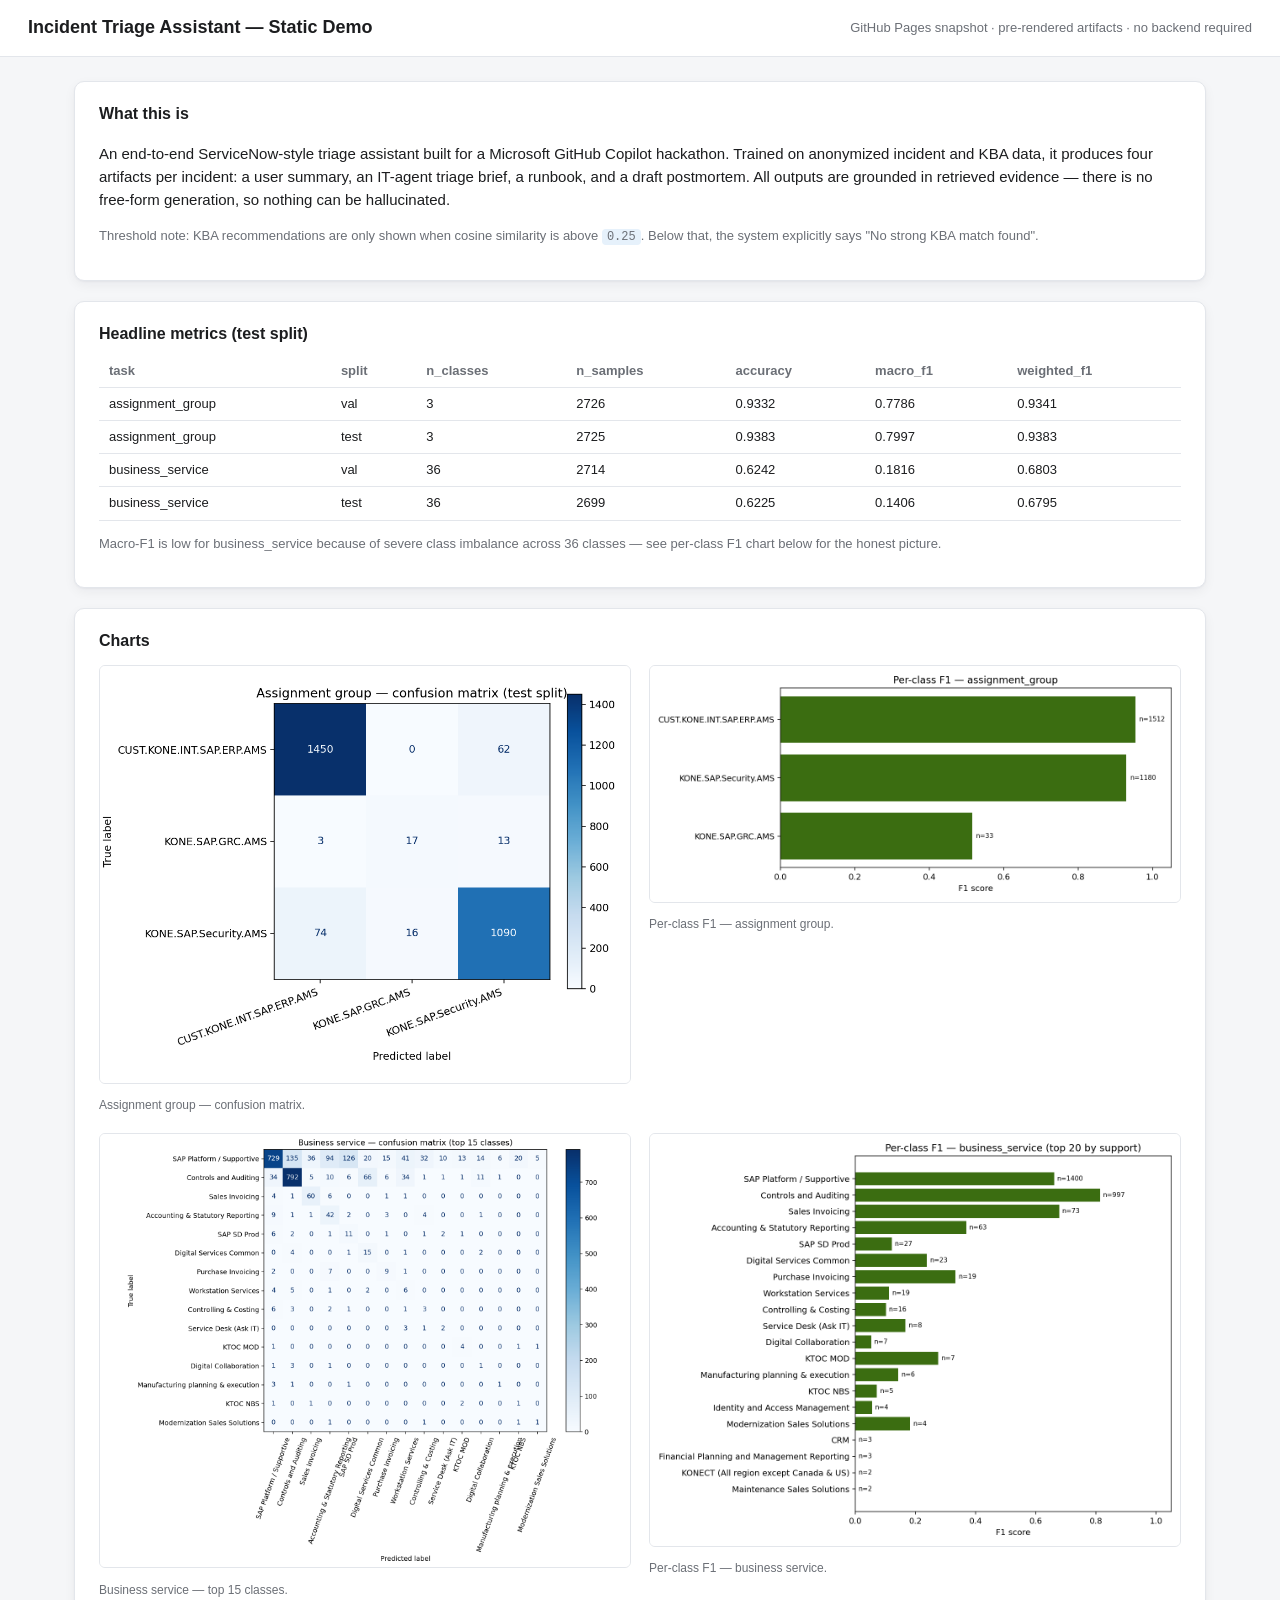
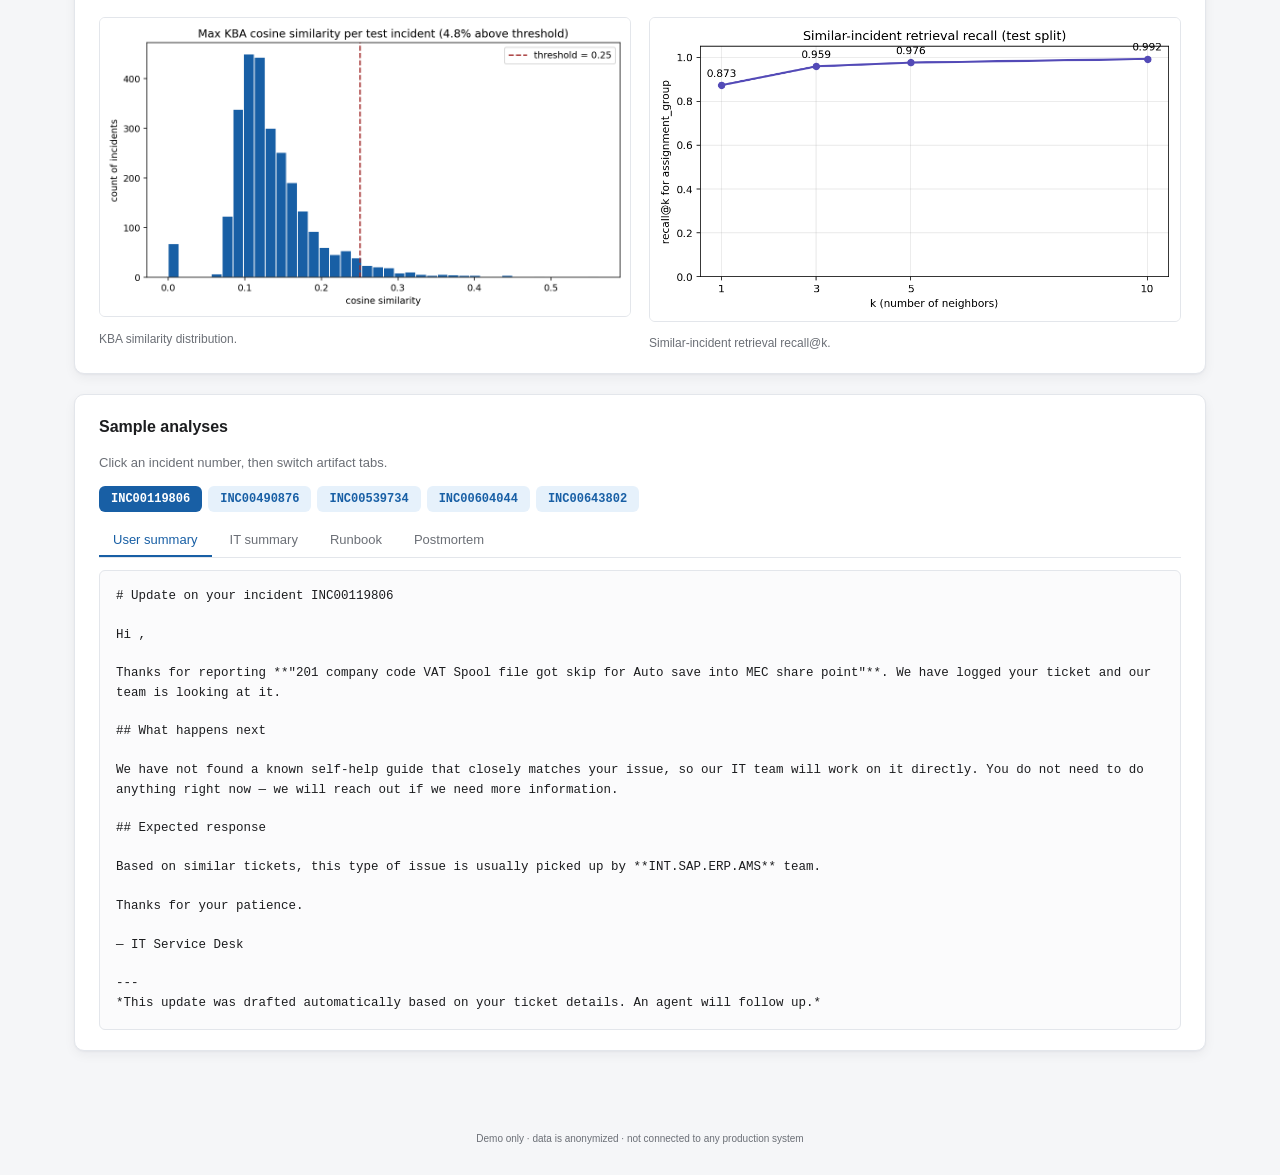
<file: docs/index.html>
<!DOCTYPE html>
<html lang="en">
<head>
<meta charset="utf-8">
<meta name="viewport" content="width=device-width, initial-scale=1">
<title>Incident Triage Assistant — Static Demo</title>
<style>
:root {
  --bg: #f5f6f8; --card: #fff; --text: #1c1d1f; --muted: #6b6f76;
  --border: #e3e6eb; --accent: #185fa5; --accent-soft: #e6f1fb;
  --warn-soft: #fceedf; --warn: #854f0b;
}
* { box-sizing: border-box; }
body { margin: 0; font-family: -apple-system, BlinkMacSystemFont, "Segoe UI", Roboto, sans-serif;
  background: var(--bg); color: var(--text); font-size: 15px; line-height: 1.55; }
header { background: var(--card); border-bottom: 1px solid var(--border); padding: 14px 28px;
  display: flex; align-items: center; justify-content: space-between; }
header h1 { margin: 0; font-size: 18px; font-weight: 600; }
.container { max-width: 1180px; margin: 24px auto 60px; padding: 0 24px; display: grid; gap: 20px; }
.card { background: var(--card); border: 1px solid var(--border); border-radius: 10px;
  padding: 20px 24px; box-shadow: 0 1px 2px rgba(20,25,40,0.04), 0 4px 12px rgba(20,25,40,0.05); }
.card h2 { margin: 0 0 8px; font-size: 16px; font-weight: 600; }
.muted { color: var(--muted); font-size: 13px; }
.charts-grid { display: grid; grid-template-columns: 1fr 1fr; gap: 18px; margin-top: 12px; }
.charts-grid figure { margin: 0; }
.charts-grid img { width: 100%; border-radius: 6px; border: 1px solid var(--border); }
.charts-grid figcaption { font-size: 12px; color: var(--muted); margin-top: 6px; }
.tabs { display: flex; gap: 4px; border-bottom: 1px solid var(--border); margin: 8px 0 12px;
  overflow-x: auto; }
.tab-btn { padding: 8px 14px; background: transparent; border: none; border-bottom: 2px solid transparent;
  cursor: pointer; font-size: 13px; font-weight: 500; color: var(--muted); white-space: nowrap; }
.tab-btn.active { color: var(--accent); border-bottom-color: var(--accent); }
.artifact { background: #fbfbfc; border: 1px solid var(--border); border-radius: 6px;
  padding: 16px; font-family: ui-monospace, SFMono-Regular, "SF Mono", Menlo, monospace;
  font-size: 12.5px; line-height: 1.55; white-space: pre-wrap; word-break: break-word;
  max-height: 540px; overflow-y: auto; margin: 0; }
.incident-tabs { display: flex; gap: 6px; margin-bottom: 12px; flex-wrap: wrap; }
.incident-tab { padding: 6px 12px; background: var(--accent-soft); color: var(--accent);
  border: none; border-radius: 6px; cursor: pointer; font-size: 12px;
  font-family: ui-monospace, SFMono-Regular, monospace; font-weight: 600; }
.incident-tab.active { background: var(--accent); color: #fff; }
table { border-collapse: collapse; width: 100%; font-size: 13px; }
th, td { padding: 6px 10px; border-bottom: 1px solid var(--border); text-align: left; }
th { font-weight: 600; color: var(--muted); }
code { font-family: ui-monospace, monospace; font-size: 12px; padding: 1px 5px;
  background: var(--accent-soft); border-radius: 4px; }
footer { text-align: center; padding: 18px 24px 28px; color: var(--muted); font-size: 12px; }
</style>
</head>
<body>
<header>
  <h1>Incident Triage Assistant — Static Demo</h1>
  <span class="muted">GitHub Pages snapshot · pre-rendered artifacts · no backend required</span>
</header>

<main class="container">

  <section class="card">
    <h2>What this is</h2>
    <p>An end-to-end ServiceNow-style triage assistant built for a Microsoft GitHub Copilot hackathon.
       Trained on anonymized incident and KBA data, it produces four artifacts per incident:
       a user summary, an IT-agent triage brief, a runbook, and a draft postmortem. All outputs are
       grounded in retrieved evidence — there is no free-form generation, so nothing can be hallucinated.</p>
    <p class="muted">Threshold note: KBA recommendations are only shown when cosine similarity is above <code>0.25</code>.
       Below that, the system explicitly says "No strong KBA match found".</p>
  </section>

  <section class="card">
    <h2>Headline metrics (test split)</h2>
    <table><thead><tr><th>task</th><th>split</th><th>n_classes</th><th>n_samples</th><th>accuracy</th><th>macro_f1</th><th>weighted_f1</th></tr></thead><tbody><tr><td>assignment_group</td><td>val</td><td>3</td><td>2726</td><td>0.9332</td><td>0.7786</td><td>0.9341</td></tr><tr><td>assignment_group</td><td>test</td><td>3</td><td>2725</td><td>0.9383</td><td>0.7997</td><td>0.9383</td></tr><tr><td>business_service</td><td>val</td><td>36</td><td>2714</td><td>0.6242</td><td>0.1816</td><td>0.6803</td></tr><tr><td>business_service</td><td>test</td><td>36</td><td>2699</td><td>0.6225</td><td>0.1406</td><td>0.6795</td></tr></tbody></table>
    <p class="muted">Macro-F1 is low for business_service because of severe class imbalance across 36 classes — see per-class F1 chart below for the honest picture.</p>
  </section>

  <section class="card">
    <h2>Charts</h2>
    <div class="charts-grid">
      <figure><img src="figures/confusion_matrix_ag.png" alt="Confusion matrix AG"><figcaption>Assignment group — confusion matrix.</figcaption></figure>
      <figure><img src="figures/per_class_f1_ag.png" alt="F1 AG"><figcaption>Per-class F1 — assignment group.</figcaption></figure>
      <figure><img src="figures/confusion_matrix_bs.png" alt="Confusion BS"><figcaption>Business service — top 15 classes.</figcaption></figure>
      <figure><img src="figures/per_class_f1_bs.png" alt="F1 BS"><figcaption>Per-class F1 — business service.</figcaption></figure>
      <figure><img src="figures/kba_similarity_dist.png" alt="KBA distribution"><figcaption>KBA similarity distribution.</figcaption></figure>
      <figure><img src="figures/retrieval_at_k.png" alt="Retrieval@k"><figcaption>Similar-incident retrieval recall@k.</figcaption></figure>
    </div>
  </section>

  <section class="card">
    <h2>Sample analyses</h2>
    <p class="muted">Click an incident number, then switch artifact tabs.</p>
    <div class="incident-tabs" id="incident-tabs"><button class="incident-tab" data-incident="INC00119806">INC00119806</button><button class="incident-tab" data-incident="INC00490876">INC00490876</button><button class="incident-tab" data-incident="INC00539734">INC00539734</button><button class="incident-tab" data-incident="INC00604044">INC00604044</button><button class="incident-tab" data-incident="INC00643802">INC00643802</button></div>
    <div class="tabs">
      <button class="tab-btn active" data-tab="user_summary">User summary</button>
      <button class="tab-btn" data-tab="it_summary">IT summary</button>
      <button class="tab-btn" data-tab="runbook">Runbook</button>
      <button class="tab-btn" data-tab="postmortem">Postmortem</button>
    </div>
    <pre class="artifact" id="artifact-body"></pre>
  </section>

</main>

<footer>
  <small>Demo only · data is anonymized · not connected to any production system</small>
</footer>

<script>
const SAMPLES = {"INC00119806": {"user_summary": "# Update on your incident INC00119806\n\nHi ,\n\nThanks for reporting **\"201 company code VAT Spool file got skip for Auto save into MEC share point\"**. We have logged your ticket and our team is looking at it.\n\n## What happens next\n\nWe have not found a known self-help guide that closely matches your issue, so our IT team will work on it directly. You do not need to do anything right now \u2014 we will reach out if we need more information.\n\n## Expected response\n\nBased on similar tickets, this type of issue is usually picked up by **INT.SAP.ERP.AMS** team.\n\nThanks for your patience.\n\n\u2014 IT Service Desk\n\n---\n*This update was drafted automatically based on your ticket details. An agent will follow up.*\n", "it_summary": "# Triage brief \u2014 INC00119806\n\n**Reported by:** \u2014\n**Priority:** 4 - Low\n**Created:** 2024-06-03 17:09:49\n\n## What was reported\n\n> 201 company code VAT Spool file got skip for Auto save into MEC share point\n\nHello Team,_x000D_\nWe have received skip for 201 company related to VAT job, can you please action on it. and confirm\n\n## Predicted routing\n\n| Field | Top prediction | Confidence | 2nd | 3rd |\n|---|---|---|---|---|\n| Assignment group | `CUST.KONE.INT.SAP.ERP.AMS` | 92% | `KONE.SAP.Security.AMS` (5%) | `KONE.SAP.GRC.AMS` (2%) |\n| Business service | `Accounting & Statutory Reporting` | 34% | `Digital Collaboration` (8%) | `SAP Platform / Supportive` (6%) |\n\n## Ranked root-cause hypotheses\n\nThese are derived from the close notes of historically similar incidents.\n\n**1. Solution provided** \u2014 similarity 0.37\n> _Spool file missing in MEC share point_ (INC00201314)\n> Close notes: The share point has been expired due to upload to share point is getting failed. Now, we have created a new share point app with the help of o365 team. Now, the upload file to share point is working as expected from t...\n\n**2. Resolved - Configuration Changed** \u2014 similarity 0.34\n> _Result Analysis file got saved in another company code folder in MEC share point_ (INC00584629)\n> Close notes: Hi aprajitha,_x000D_ _x000D_ We can update and configure the folders from RMJ for job execution, once the file is saved on Sharepoint you can move it to the required folder._x000D_ The changes will be reflected from t...\n\n**3. Solution provided** \u2014 similarity 0.34\n> _Spool got skip for YEC job AJAB for all units_ (INC00343529)\n> Close notes: The Issue has been resolved now. From the next run the spool will upload to SharePoint.\n\n**4. Solution provided** \u2014 similarity 0.33\n> _1KEJ incorrect spool file for all units_ (INC00024182)\n> Close notes: Hello Ansari,_x000D_ _x000D_ _x000D_ _x000D_ As requested, we have updated the Upload to SharePoint parameter to upload Spool2 for all the 1KEJ Jobs in Z04.\n\n**5. Solution provided** \u2014 similarity 0.30\n> _Skip alert received_ (INC00156174)\n> Close notes: Due to larger file size, the file is not uploaded to sharepoint\n\n\n## Possible resolution paths\n\nBased on the close codes of the 5 most similar past incidents:\n\n- **Solution provided** *(used in 4 of 5 matches)*\n- **Resolved - Configuration Changed** *(used in 1 of 5 matches)*\n\n## KBA references\n\n_No KBA scored above the 0.25 similarity threshold. Treat this as a non-routine case._\n\n---\n*Generated automatically. All hypotheses are evidence-grounded \u2014 verify before acting.*\n", "runbook": "# Runbook \u2014 INC00119806\n\n> **Scope:** Initial triage only. Escalate before performing any change that touches a production system.\n\n## 1. Acknowledge\n\n- [ ] Set ticket state to **In Progress** in your ITSM tool.\n- [ ] Add a brief comment on the ticket: *\"Picking this up, will revert with findings.\"*\n\n## 2. Reproduce / verify\n\n- [ ] Re-read the user's `short_description` and `description`.\n- [ ] If the issue is reproducible, capture: timestamp, user ID, transaction code, error message text, and a screenshot if user provided one.\n- [ ] **Do not** ask the user to re-run anything destructive. Read-only retries only.\n\n## 3. Check known causes (from similar incidents)\n\n- [ ] **Hypothesis 1** \u2014 *Solution provided*. Similar to INC00201314. Look for the symptoms described in:\n  > The share point has been expired due to upload to share point is getting failed. Now, we have created a new share point app with the help of o365 team. Now, the upload file to s...\n- [ ] **Hypothesis 2** \u2014 *Resolved - Configuration Changed*. Similar to INC00584629. Look for the symptoms described in:\n  > Hi aprajitha,_x000D_ _x000D_ We can update and configure the folders from RMJ for job execution, once the file is saved on Sharepoint you can move it to the required folder._x00...\n- [ ] **Hypothesis 3** \u2014 *Solution provided*. Similar to INC00343529. Look for the symptoms described in:\n  > The Issue has been resolved now. From the next run the spool will upload to SharePoint.\n\n## 4. Apply KBA if applicable\n\n- [ ] No KBA above the confidence threshold. Search the KB manually if needed.\n\n## 5. Safe diagnostics (no impact)\n\n- [ ] Check user authorizations / role assignments via SU01 (read-only).\n- [ ] Check transaction logs / system messages relevant to the reported transaction.\n- [ ] Confirm the user's client, system, and country code match the affected business service: `Accounting & Statutory Reporting`.\n\n## 6. Decision point\n\n- [ ] If hypothesis confirmed \u2192 apply standard fix and record close code.\n- [ ] If unclear \u2192 escalate to **CUST.KONE.INT.SAP.ERP.AMS** with all collected evidence.\n- [ ] If multiple users impacted \u2192 raise to a **major incident** review before any change.\n\n## 7. Close-out\n\n- [ ] Add resolution summary to `close_notes`.\n- [ ] Pick a `close_code` from the standard list (e.g. *Solution provided*, *Resolved by request*, *Workaround provided*).\n- [ ] Confirm with the user before closing.\n\n---\n*All steps above are intentionally generic and non-destructive. This runbook is a checklist, not an automation.*\n", "postmortem": "# Draft postmortem \u2014 INC00119806\n\n> **Status:** DRAFT \u2014 auto-generated from ticket data and historical neighbors. Owner must review and complete the `[BLANK]` sections before publishing.\n\n## Summary\n\n- **Incident:** INC00119806\n- **Reported:** 2024-06-03 17:09:49\n- **Resolved:** 2024-06-06 12:14:47\n- **Reporter:** \u2014\n- **Priority:** 4 - Low\n- **Predicted assignment group:** CUST.KONE.INT.SAP.ERP.AMS (92%)\n- **Predicted business service:** Accounting & Statutory Reporting (34%)\n\n## What happened\n\n> 201 company code VAT Spool file got skip for Auto save into MEC share point\n\nHello Team,_x000D_\nWe have received skip for 201 company related to VAT job, can you please action on it. and confirm\n\n## Impact\n\n- **Users affected:** [BLANK \u2014 one user / a team / a region / org-wide]\n- **Business service:** Accounting & Statutory Reporting\n- **Duration:** [BLANK \u2014 fill in from `sys_created_on` to `resolved_at`]\n\n## Likely root cause (evidence-based)\n\nThe closest historical incidents resolved with these close codes:\n\n- **Solution provided** (4/5 of similar tickets)\n- **Resolved - Configuration Changed** (1/5 of similar tickets)\n\nThe single most similar past incident, **INC00201314**, was resolved as:\n> The share point has been expired due to upload to share point is getting failed. Now, we have created a new share point app with the help of o365 team. Now, the upload file to share point is working as expected from the next run onwards the file will be getting uploaded to the...\n\n## Resolution\n\n[BLANK \u2014 describe the actual fix that was applied. Reference the close code chosen.]\n\n## Detection\n\n- **How was it noticed?** [BLANK \u2014 user report / monitoring alert / batch job failure]\n- **Time from start to detection:** [BLANK]\n\n## Timeline\n\n| Time | Event |\n|---|---|\n| 2024-06-03 17:09:49 | Incident reported |\n| 2024-06-06 12:14:47 | Incident resolved |\n| [BLANK] | [BLANK] |\n\n## Action items\n\n- [ ] [BLANK \u2014 preventative action]\n- [ ] [BLANK \u2014 monitoring / alerting improvement]\n- [ ] [BLANK \u2014 KBA update or creation]\n\n## Lessons learned\n\n[BLANK \u2014 short paragraph from the resolver.]\n\n---\n*Draft generated automatically. Sections marked `[BLANK]` need owner input before this postmortem is final.*\n"}, "INC00490876": {"user_summary": "# Update on your incident INC00490876\n\nHi ,\n\nThanks for reporting **\"KP0010395_Atrium palace-DLF-Hines_KTOC handshake through ZXCAMOS \"**. We have logged your ticket and our team is looking at it.\n\n## A few things you can try yourself\n\nWhile our team picks up the ticket, here are a couple of safe, non-destructive steps that have helped users with very similar issues in the past:\n\n**1. KTOC NBS - Handshake Issue** *(reference: KB00030203)*\n\n\n\n\n\nIf any of those resolves the problem, just reply on the ticket and we will close it for you.\n\n## Expected response\n\nBased on similar tickets, this type of issue is usually picked up by **INT.SAP.ERP.AMS** team.\n\nThanks for your patience.\n\n\u2014 IT Service Desk\n\n---\n*This update was drafted automatically based on your ticket details. An agent will follow up.*\n", "it_summary": "# Triage brief \u2014 INC00490876\n\n**Reported by:** \u2014\n**Priority:** 4 - Low\n**Created:** 2025-07-01 12:51:29\n\n## What was reported\n\n> KP0010395_Atrium palace-DLF-Hines_KTOC handshake through ZXCAMOS \n\n\n## Predicted routing\n\n| Field | Top prediction | Confidence | 2nd | 3rd |\n|---|---|---|---|---|\n| Assignment group | `CUST.KONE.INT.SAP.ERP.AMS` | 88% | `KONE.SAP.Security.AMS` (10%) | `KONE.SAP.GRC.AMS` (2%) |\n| Business service | `KTOC NBS` | 12% | `SAP Platform / Supportive` (9%) | `Accounting & Statutory Reporting` (9%) |\n\n## Ranked root-cause hypotheses\n\nThese are derived from the close notes of historically similar incidents.\n\n**1. Solution provided** \u2014 similarity 0.34\n> _In SAP uanble to use ZXCAMOS & ZXCAMOSCNF error appears_ (INC00523774)\n> Close notes: Issue is resolved as confirmed by user.\n\n**2. Resolved as Service Request** \u2014 similarity 0.31\n> _No clear issue or problem reported in the provided text._ (INC00576812)\n> Close notes: ???GRC???: 113122.\n\n**3. Resolved by request** \u2014 similarity 0.23\n> _Need access to SAP transactions ZV_BOM_DELETE ZXCAMOSCNF ZXCAMOS Z716_ (INC00522275)\n> Close notes: Your GRC request (109123) has been successfully created. Please note that the requested access will be granted once it is approved by the approvers at various stages of the approval workflow.\n\n**4. Resolved by caller** \u2014 similarity 0.19\n> _SAP T-0007940570 - V.5 SO 343807111 NW72976477 & 72976478 handshake failed_ (INC00454919)\n> Close notes: Closed by Caller\n\n**5. Workaround provided** \u2014 similarity 0.16\n> _handshake issue anslysis (350718570)_ (INC00131902)\n> Close notes: Closing this ticket as no response. Pls raise new ticket if issue persists\n\n\n## Possible resolution paths\n\nBased on the close codes of the 5 most similar past incidents:\n\n- **Solution provided** *(used in 1 of 5 matches)*\n- **Resolved as Service Request** *(used in 1 of 5 matches)*\n- **Resolved by request** *(used in 1 of 5 matches)*\n- **Resolved by caller** *(used in 1 of 5 matches)*\n- **Workaround provided** *(used in 1 of 5 matches)*\n\n## KBA references\n\n- **KB00030203** (0.55) \u2014 KTOC NBS - Handshake Issue\n\n---\n*Generated automatically. All hypotheses are evidence-grounded \u2014 verify before acting.*\n", "runbook": "# Runbook \u2014 INC00490876\n\n> **Scope:** Initial triage only. Escalate before performing any change that touches a production system.\n\n## 1. Acknowledge\n\n- [ ] Set ticket state to **In Progress** in your ITSM tool.\n- [ ] Add a brief comment on the ticket: *\"Picking this up, will revert with findings.\"*\n\n## 2. Reproduce / verify\n\n- [ ] Re-read the user's `short_description` and `description`.\n- [ ] If the issue is reproducible, capture: timestamp, user ID, transaction code, error message text, and a screenshot if user provided one.\n- [ ] **Do not** ask the user to re-run anything destructive. Read-only retries only.\n\n## 3. Check known causes (from similar incidents)\n\n- [ ] **Hypothesis 1** \u2014 *Solution provided*. Similar to INC00523774. Look for the symptoms described in:\n  > Issue is resolved as confirmed by user.\n- [ ] **Hypothesis 2** \u2014 *Resolved as Service Request*. Similar to INC00576812. Look for the symptoms described in:\n  > ???GRC???: 113122.\n- [ ] **Hypothesis 3** \u2014 *Resolved by request*. Similar to INC00522275. Look for the symptoms described in:\n  > Your GRC request (109123) has been successfully created. Please note that the requested access will be granted once it is approved by the approvers at various stages of the appr...\n\n## 4. Apply KBA if applicable\n\n- [ ] Review **KB00030203** \u2014 KTOC NBS - Handshake Issue.\n- [ ] Walk through the KBA steps in a non-production environment first if possible.\n\n## 5. Safe diagnostics (no impact)\n\n- [ ] Check user authorizations / role assignments via SU01 (read-only).\n- [ ] Check transaction logs / system messages relevant to the reported transaction.\n- [ ] Confirm the user's client, system, and country code match the affected business service: `KTOC NBS`.\n\n## 6. Decision point\n\n- [ ] If hypothesis confirmed \u2192 apply standard fix and record close code.\n- [ ] If unclear \u2192 escalate to **CUST.KONE.INT.SAP.ERP.AMS** with all collected evidence.\n- [ ] If multiple users impacted \u2192 raise to a **major incident** review before any change.\n\n## 7. Close-out\n\n- [ ] Add resolution summary to `close_notes`.\n- [ ] Pick a `close_code` from the standard list (e.g. *Solution provided*, *Resolved by request*, *Workaround provided*).\n- [ ] Confirm with the user before closing.\n\n---\n*All steps above are intentionally generic and non-destructive. This runbook is a checklist, not an automation.*\n", "postmortem": "# Draft postmortem \u2014 INC00490876\n\n> **Status:** DRAFT \u2014 auto-generated from ticket data and historical neighbors. Owner must review and complete the `[BLANK]` sections before publishing.\n\n## Summary\n\n- **Incident:** INC00490876\n- **Reported:** 2025-07-01 12:51:29\n- **Resolved:** 2025-07-11 15:10:51\n- **Reporter:** \u2014\n- **Priority:** 4 - Low\n- **Predicted assignment group:** CUST.KONE.INT.SAP.ERP.AMS (88%)\n- **Predicted business service:** KTOC NBS (12%)\n\n## What happened\n\n> KP0010395_Atrium palace-DLF-Hines_KTOC handshake through ZXCAMOS \n\nnan\n\n## Impact\n\n- **Users affected:** [BLANK \u2014 one user / a team / a region / org-wide]\n- **Business service:** KTOC NBS\n- **Duration:** [BLANK \u2014 fill in from `sys_created_on` to `resolved_at`]\n\n## Likely root cause (evidence-based)\n\nThe closest historical incidents resolved with these close codes:\n\n- **Solution provided** (1/5 of similar tickets)\n- **Resolved as Service Request** (1/5 of similar tickets)\n- **Resolved by request** (1/5 of similar tickets)\n- **Resolved by caller** (1/5 of similar tickets)\n- **Workaround provided** (1/5 of similar tickets)\n\nThe single most similar past incident, **INC00523774**, was resolved as:\n> Issue is resolved as confirmed by user.\n\n## Resolution\n\n[BLANK \u2014 describe the actual fix that was applied. Reference the close code chosen.]\n\n## Detection\n\n- **How was it noticed?** [BLANK \u2014 user report / monitoring alert / batch job failure]\n- **Time from start to detection:** [BLANK]\n\n## Timeline\n\n| Time | Event |\n|---|---|\n| 2025-07-01 12:51:29 | Incident reported |\n| 2025-07-11 15:10:51 | Incident resolved |\n| [BLANK] | [BLANK] |\n\n## Action items\n\n- [ ] [BLANK \u2014 preventative action]\n- [ ] [BLANK \u2014 monitoring / alerting improvement]\n- [ ] [BLANK \u2014 KBA update or creation]\n\n## Lessons learned\n\n[BLANK \u2014 short paragraph from the resolver.]\n\n---\n*Draft generated automatically. Sections marked `[BLANK]` need owner input before this postmortem is final.*\n"}, "INC00539734": {"user_summary": "# Update on your incident INC00539734\n\nHi ,\n\nThanks for reporting **\"Certaines de mes gestionnaires me remontent une probl\u00e9matique ponctuelle, \u00e0 savoir que les partenaires qui apparaissent sur les factures ne sont pas conformes \u00e0\"**. We have logged your ticket and our team is looking at it.\n\n## A few things you can try yourself\n\nWhile our team picks up the ticket, here are a couple of safe, non-destructive steps that have helped users with very similar issues in the past:\n\n**1. ECM - Comment changer la langue dans l'application de bureau ECM** *(reference: KB000A8238)*\n\nComment changer la langue dans l'application de bureau ECM\n\n> La langue par d\u00e9faut du client de bureau ECM (KONE M-Files) est l'anglais. Vous trouverez ci-dessous les \u00e9tapes pour changer la langue de l'application dans Desktop Application & Web. 1 . Comment changer la langue du logiciel et du coffre-fort dans l'application de bureau ECM ...\n\n\nIf any of those resolves the problem, just reply on the ticket and we will close it for you.\n\n## Expected response\n\nBased on similar tickets, this type of issue is usually picked up by **INT.SAP.ERP.AMS** team.\n\nThanks for your patience.\n\n\u2014 IT Service Desk\n\n---\n*This update was drafted automatically based on your ticket details. An agent will follow up.*\n", "it_summary": "# Triage brief \u2014 INC00539734\n\n**Reported by:** \u2014\n**Priority:** 4 - Low\n**Created:** 2025-09-01 18:50:54\n\n## What was reported\n\n> Certaines de mes gestionnaires me remontent une probl\u00e9matique ponctuelle, \u00e0 savoir que les partenaires qui apparaissent sur les factures ne sont pas conformes \u00e0\n\nCertaines de mes gestionnaires me remontent une probl\u00e9matique ponctuelle, \u00e0 savoir que les partenaires qui apparaissent sur les factures ne sont pas conformes \u00e0 SAP._x000D_\nPar exemple, dans les screens joints, on a sorti la facture 1 et 2 : RAS et lorsqu\u2019elle sort la facture 3 (je pr\u00e9cise que nous n\u2019avons pas touch\u00e9 \u00e0 SAP et encore moins aux partenaires). Le client factur\u00e9 ne sort pas \u00e0 la m\u00eame adresse et pourtant c\u2019est bien le m\u00eame num\u00e9ro client sur les 3 factures.\n\n## Predicted routing\n\n| Field | Top prediction | Confidence | 2nd | 3rd |\n|---|---|---|---|---|\n| Assignment group | `CUST.KONE.INT.SAP.ERP.AMS` | 64% | `KONE.SAP.Security.AMS` (33%) | `KONE.SAP.GRC.AMS` (3%) |\n| Business service | `SAP Platform / Supportive` | 14% | `Controlling & Costing` (9%) | `Controls and Auditing` (8%) |\n\n## Ranked root-cause hypotheses\n\nThese are derived from the close notes of historically similar incidents.\n\n**1. Resolved - Configuration Changed** \u2014 similarity 0.30\n> _SAP Soci\u00e9t\u00e9 399 Transaction VF04 trou dans le billing duelist_ (INC00663016)\n> Close notes: Issue : VF04 issue._x000D_ _x000D_ Analysis : Due to EFS CR changes there was issue. CR changes reverted and contracts data updated by false saving the contracts. LSMW used.\n\n**2. Solution provided** \u2014 similarity 0.27\n> _BUG sur la TVA FRB ESCALIERS_ (INC00160444)\n> Close notes: User manually changed Tax classification for material 8/8\n\n**3. Resolved by caller** \u2014 similarity 0.27\n> _Acompte NDB non reconnu_ (INC00479530)\n> Close notes: Hi,_x000D_ _x000D_ Thank you for confirmation, since no action is needed marking it closed._x000D_ _x000D_ Thank you!!\n\n**4. Resolved - Configuration Changed** \u2014 similarity 0.25\n> _LES INFORMATIONS DE LA COMMANDE(VA) VENANT DE KTOC PSR NE FONCTIONNE PAS_ (INC00646779)\n> Close notes: Issue : SAP PSR service order not updated._x000D_ _x000D_ Analysis : Issue fixed by manually updating order using Z_SD_R_U_SERVICE_UPDATE\n\n**5. Solution provided** \u2014 similarity 0.24\n> _terms and conditions to add to invoices_ (INC00532350)\n> Close notes: no need of adding the terms and conditions for BEL and KDL company code, user confirmed to close the ticket\n\n\n## Possible resolution paths\n\nBased on the close codes of the 5 most similar past incidents:\n\n- **Resolved - Configuration Changed** *(used in 2 of 5 matches)*\n- **Solution provided** *(used in 2 of 5 matches)*\n- **Resolved by caller** *(used in 1 of 5 matches)*\n\n## KBA references\n\n- **KB000A8238** (0.56) \u2014 ECM - Comment changer la langue dans l'application de bureau ECM\n\n---\n*Generated automatically. All hypotheses are evidence-grounded \u2014 verify before acting.*\n", "runbook": "# Runbook \u2014 INC00539734\n\n> **Scope:** Initial triage only. Escalate before performing any change that touches a production system.\n\n## 1. Acknowledge\n\n- [ ] Set ticket state to **In Progress** in your ITSM tool.\n- [ ] Add a brief comment on the ticket: *\"Picking this up, will revert with findings.\"*\n\n## 2. Reproduce / verify\n\n- [ ] Re-read the user's `short_description` and `description`.\n- [ ] If the issue is reproducible, capture: timestamp, user ID, transaction code, error message text, and a screenshot if user provided one.\n- [ ] **Do not** ask the user to re-run anything destructive. Read-only retries only.\n\n## 3. Check known causes (from similar incidents)\n\n- [ ] **Hypothesis 1** \u2014 *Resolved - Configuration Changed*. Similar to INC00663016. Look for the symptoms described in:\n  > Issue : VF04 issue._x000D_ _x000D_ Analysis : Due to EFS CR changes there was issue. CR changes reverted and contracts data updated by false saving the contracts. LSMW used.\n- [ ] **Hypothesis 2** \u2014 *Solution provided*. Similar to INC00160444. Look for the symptoms described in:\n  > User manually changed Tax classification for material 8/8\n- [ ] **Hypothesis 3** \u2014 *Resolved by caller*. Similar to INC00479530. Look for the symptoms described in:\n  > Hi,_x000D_ _x000D_ Thank you for confirmation, since no action is needed marking it closed._x000D_ _x000D_ Thank you!!\n\n## 4. Apply KBA if applicable\n\n- [ ] Review **KB000A8238** \u2014 ECM - Comment changer la langue dans l'application de bureau ECM.\n- [ ] Walk through the KBA steps in a non-production environment first if possible.\n\n## 5. Safe diagnostics (no impact)\n\n- [ ] Check user authorizations / role assignments via SU01 (read-only).\n- [ ] Check transaction logs / system messages relevant to the reported transaction.\n- [ ] Confirm the user's client, system, and country code match the affected business service: `SAP Platform / Supportive`.\n\n## 6. Decision point\n\n- [ ] If hypothesis confirmed \u2192 apply standard fix and record close code.\n- [ ] If unclear \u2192 escalate to **CUST.KONE.INT.SAP.ERP.AMS** with all collected evidence.\n- [ ] If multiple users impacted \u2192 raise to a **major incident** review before any change.\n\n## 7. Close-out\n\n- [ ] Add resolution summary to `close_notes`.\n- [ ] Pick a `close_code` from the standard list (e.g. *Solution provided*, *Resolved by request*, *Workaround provided*).\n- [ ] Confirm with the user before closing.\n\n---\n*All steps above are intentionally generic and non-destructive. This runbook is a checklist, not an automation.*\n", "postmortem": "# Draft postmortem \u2014 INC00539734\n\n> **Status:** DRAFT \u2014 auto-generated from ticket data and historical neighbors. Owner must review and complete the `[BLANK]` sections before publishing.\n\n## Summary\n\n- **Incident:** INC00539734\n- **Reported:** 2025-09-01 18:50:54\n- **Resolved:** 2025-09-17 08:53:11\n- **Reporter:** \u2014\n- **Priority:** 4 - Low\n- **Predicted assignment group:** CUST.KONE.INT.SAP.ERP.AMS (64%)\n- **Predicted business service:** SAP Platform / Supportive (14%)\n\n## What happened\n\n> Certaines de mes gestionnaires me remontent une probl\u00e9matique ponctuelle, \u00e0 savoir que les partenaires qui apparaissent sur les factures ne sont pas conformes \u00e0\n\nCertaines de mes gestionnaires me remontent une probl\u00e9matique ponctuelle, \u00e0 savoir que les partenaires qui apparaissent sur les factures ne sont pas conformes \u00e0 SAP._x000D_\nPar exemple, dans les screens joints, on a sorti la facture 1 et 2 : RAS et lorsqu\u2019elle sort la facture 3 (je pr\u00e9cise que nous n\u2019avons pas touch\u00e9 \u00e0 SAP et encore moins aux partenaires). Le client factur\u00e9 ne sort pas \u00e0 la m\u00eame adresse et pourtant c\u2019est bien le m\u00eame num\u00e9ro client sur les 3 factures.\n\n## Impact\n\n- **Users affected:** [BLANK \u2014 one user / a team / a region / org-wide]\n- **Business service:** SAP Platform / Supportive\n- **Duration:** [BLANK \u2014 fill in from `sys_created_on` to `resolved_at`]\n\n## Likely root cause (evidence-based)\n\nThe closest historical incidents resolved with these close codes:\n\n- **Resolved - Configuration Changed** (2/5 of similar tickets)\n- **Solution provided** (2/5 of similar tickets)\n- **Resolved by caller** (1/5 of similar tickets)\n\nThe single most similar past incident, **INC00663016**, was resolved as:\n> Issue : VF04 issue._x000D_ _x000D_ Analysis : Due to EFS CR changes there was issue. CR changes reverted and contracts data updated by false saving the contracts. LSMW used.\n\n## Resolution\n\n[BLANK \u2014 describe the actual fix that was applied. Reference the close code chosen.]\n\n## Detection\n\n- **How was it noticed?** [BLANK \u2014 user report / monitoring alert / batch job failure]\n- **Time from start to detection:** [BLANK]\n\n## Timeline\n\n| Time | Event |\n|---|---|\n| 2025-09-01 18:50:54 | Incident reported |\n| 2025-09-17 08:53:11 | Incident resolved |\n| [BLANK] | [BLANK] |\n\n## Action items\n\n- [ ] [BLANK \u2014 preventative action]\n- [ ] [BLANK \u2014 monitoring / alerting improvement]\n- [ ] [BLANK \u2014 KBA update or creation]\n\n## Lessons learned\n\n[BLANK \u2014 short paragraph from the resolver.]\n\n---\n*Draft generated automatically. Sections marked `[BLANK]` need owner input before this postmortem is final.*\n"}, "INC00604044": {"user_summary": "# Update on your incident INC00604044\n\nHi ,\n\nThanks for reporting **\"110??????????????????????\"**. We have logged your ticket and our team is looking at it.\n\n## What happens next\n\nWe have not found a known self-help guide that closely matches your issue, so our IT team will work on it directly. You do not need to do anything right now \u2014 we will reach out if we need more information.\n\n## Expected response\n\nBased on similar tickets, this type of issue is usually picked up by **INT.SAP.ERP.AMS** team.\n\nThanks for your patience.\n\n\u2014 IT Service Desk\n\n---\n*This update was drafted automatically based on your ticket details. An agent will follow up.*\n", "it_summary": "# Triage brief \u2014 INC00604044\n\n**Reported by:** \u2014\n**Priority:** 4 - Low\n**Created:** 2025-11-24 11:14:54\n\n## What was reported\n\n> 110??????????????????????\n\nSubject: SAP ?????\nEmail Body: \nHi Mark?_x000D_\n_x000D_\n???110???????????????_x000D_\n??????????_x000D_\n6850114_x000D_\n6850903_x000D_\n_x000D_\n_x000D_\n _x000D_\n_x000D_\n\n\n\n## Predicted routing\n\n| Field | Top prediction | Confidence | 2nd | 3rd |\n|---|---|---|---|---|\n| Assignment group | `CUST.KONE.INT.SAP.ERP.AMS` | 88% | `KONE.SAP.Security.AMS` (11%) | `KONE.SAP.GRC.AMS` (2%) |\n| Business service | `SAP Platform / Supportive` | 21% | `Workstation Services` (15%) | `Accounting & Statutory Reporting` (13%) |\n\n## Ranked root-cause hypotheses\n\nThese are derived from the close notes of historically similar incidents.\n\n**1. Solution provided** \u2014 similarity 0.57\n> _Hi mark, ??????????? 1137337095_ (INC00140035)\n> Close notes: Close it first.\n\n**2. Workaround provided** \u2014 similarity 0.57\n> _Hi mark? ???????????????? 54110142 1137367870 54110143 1137367872_ (INC00102730)\n> Close notes: Already done it.\n\n**3. Resolved as Service Request** \u2014 similarity 0.48\n> _????????????????????????????????_ (INC00604929)\n> Close notes: Resolved.\n\n**4. Solution provided** \u2014 similarity 0.48\n> _Hi Mark ??????? ??????Kone cancel 1137321387 54098589_ (INC00095262)\n> Close notes: Already done it.\n\n**5. Solution provided** \u2014 similarity 0.43\n> _???? ?????????????????,???_ (INC00289354)\n> Close notes: Issue(Question/Problem):?????????????????,???_x000D_ Root cause(Reason):order BOM????_x000D_ Solution (Workaround/Answer):??order BOM???MRP_x000D_ T-code(Program):CU51\n\n\n## Possible resolution paths\n\nBased on the close codes of the 5 most similar past incidents:\n\n- **Solution provided** *(used in 3 of 5 matches)*\n- **Workaround provided** *(used in 1 of 5 matches)*\n- **Resolved as Service Request** *(used in 1 of 5 matches)*\n\n## KBA references\n\n_No KBA scored above the 0.25 similarity threshold. Treat this as a non-routine case._\n\n---\n*Generated automatically. All hypotheses are evidence-grounded \u2014 verify before acting.*\n", "runbook": "# Runbook \u2014 INC00604044\n\n> **Scope:** Initial triage only. Escalate before performing any change that touches a production system.\n\n## 1. Acknowledge\n\n- [ ] Set ticket state to **In Progress** in your ITSM tool.\n- [ ] Add a brief comment on the ticket: *\"Picking this up, will revert with findings.\"*\n\n## 2. Reproduce / verify\n\n- [ ] Re-read the user's `short_description` and `description`.\n- [ ] If the issue is reproducible, capture: timestamp, user ID, transaction code, error message text, and a screenshot if user provided one.\n- [ ] **Do not** ask the user to re-run anything destructive. Read-only retries only.\n\n## 3. Check known causes (from similar incidents)\n\n- [ ] **Hypothesis 1** \u2014 *Solution provided*. Similar to INC00140035. Look for the symptoms described in:\n  > Close it first.\n- [ ] **Hypothesis 2** \u2014 *Workaround provided*. Similar to INC00102730. Look for the symptoms described in:\n  > Already done it.\n- [ ] **Hypothesis 3** \u2014 *Resolved as Service Request*. Similar to INC00604929. Look for the symptoms described in:\n  > Resolved.\n\n## 4. Apply KBA if applicable\n\n- [ ] No KBA above the confidence threshold. Search the KB manually if needed.\n\n## 5. Safe diagnostics (no impact)\n\n- [ ] Check user authorizations / role assignments via SU01 (read-only).\n- [ ] Check transaction logs / system messages relevant to the reported transaction.\n- [ ] Confirm the user's client, system, and country code match the affected business service: `SAP Platform / Supportive`.\n\n## 6. Decision point\n\n- [ ] If hypothesis confirmed \u2192 apply standard fix and record close code.\n- [ ] If unclear \u2192 escalate to **CUST.KONE.INT.SAP.ERP.AMS** with all collected evidence.\n- [ ] If multiple users impacted \u2192 raise to a **major incident** review before any change.\n\n## 7. Close-out\n\n- [ ] Add resolution summary to `close_notes`.\n- [ ] Pick a `close_code` from the standard list (e.g. *Solution provided*, *Resolved by request*, *Workaround provided*).\n- [ ] Confirm with the user before closing.\n\n---\n*All steps above are intentionally generic and non-destructive. This runbook is a checklist, not an automation.*\n", "postmortem": "# Draft postmortem \u2014 INC00604044\n\n> **Status:** DRAFT \u2014 auto-generated from ticket data and historical neighbors. Owner must review and complete the `[BLANK]` sections before publishing.\n\n## Summary\n\n- **Incident:** INC00604044\n- **Reported:** 2025-11-24 11:14:54\n- **Resolved:** 2025-11-28 15:08:42\n- **Reporter:** \u2014\n- **Priority:** 4 - Low\n- **Predicted assignment group:** CUST.KONE.INT.SAP.ERP.AMS (88%)\n- **Predicted business service:** SAP Platform / Supportive (21%)\n\n## What happened\n\n> 110??????????????????????\n\nSubject: SAP ?????\nEmail Body: \nHi Mark?_x000D_\n_x000D_\n???110???????????????_x000D_\n??????????_x000D_\n6850114_x000D_\n6850903_x000D_\n_x000D_\n_x000D_\n _x000D_\n_x000D_\n\n\n\n## Impact\n\n- **Users affected:** [BLANK \u2014 one user / a team / a region / org-wide]\n- **Business service:** SAP Platform / Supportive\n- **Duration:** [BLANK \u2014 fill in from `sys_created_on` to `resolved_at`]\n\n## Likely root cause (evidence-based)\n\nThe closest historical incidents resolved with these close codes:\n\n- **Solution provided** (3/5 of similar tickets)\n- **Workaround provided** (1/5 of similar tickets)\n- **Resolved as Service Request** (1/5 of similar tickets)\n\nThe single most similar past incident, **INC00140035**, was resolved as:\n> Close it first.\n\n## Resolution\n\n[BLANK \u2014 describe the actual fix that was applied. Reference the close code chosen.]\n\n## Detection\n\n- **How was it noticed?** [BLANK \u2014 user report / monitoring alert / batch job failure]\n- **Time from start to detection:** [BLANK]\n\n## Timeline\n\n| Time | Event |\n|---|---|\n| 2025-11-24 11:14:54 | Incident reported |\n| 2025-11-28 15:08:42 | Incident resolved |\n| [BLANK] | [BLANK] |\n\n## Action items\n\n- [ ] [BLANK \u2014 preventative action]\n- [ ] [BLANK \u2014 monitoring / alerting improvement]\n- [ ] [BLANK \u2014 KBA update or creation]\n\n## Lessons learned\n\n[BLANK \u2014 short paragraph from the resolver.]\n\n---\n*Draft generated automatically. Sections marked `[BLANK]` need owner input before this postmortem is final.*\n"}, "INC00643802": {"user_summary": "# Update on your incident INC00643802\n\nHi ,\n\nThanks for reporting **\"??PO????????????????????????\"**. We have logged your ticket and our team is looking at it.\n\n## What happens next\n\nWe have not found a known self-help guide that closely matches your issue, so our IT team will work on it directly. You do not need to do anything right now \u2014 we will reach out if we need more information.\n\n## Expected response\n\nBased on similar tickets, this type of issue is usually picked up by **INT.SAP.ERP.AMS** team.\n\nThanks for your patience.\n\n\u2014 IT Service Desk\n\n---\n*This update was drafted automatically based on your ticket details. An agent will follow up.*\n", "it_summary": "# Triage brief \u2014 INC00643802\n\n**Reported by:** \u2014\n**Priority:** 4 - Low\n**Created:** 2026-01-20 09:00:48\n\n## What was reported\n\n> ??PO????????????????????????\n\nSubject: ??PO??????\nEmail Body: \n\n\n\n## Predicted routing\n\n| Field | Top prediction | Confidence | 2nd | 3rd |\n|---|---|---|---|---|\n| Assignment group | `CUST.KONE.INT.SAP.ERP.AMS` | 88% | `KONE.SAP.Security.AMS` (10%) | `KONE.SAP.GRC.AMS` (2%) |\n| Business service | `SAP Platform / Supportive` | 24% | `Accounting & Statutory Reporting` (11%) | `Workstation Services` (10%) |\n\n## Ranked root-cause hypotheses\n\nThese are derived from the close notes of historically similar incidents.\n\n**1. Resolved - Training/Guidance Provided** \u2014 similarity 0.80\n> _?????????????????_ (INC00613311)\n> Close notes: Issue(Question/Problem):?????????????????_x000D_ Root cause(Reason):???????????PO\n\n**2. Resolved - Training/Guidance Provided** \u2014 similarity 0.62\n> _PO generation and conversion capability confirmed. (14 characters)_ (INC00633493)\n> Close notes: Issue(Question/Problem): ???????????PO,?????????????PO,???_x000D_ Root cause(Reason):PR??????_x000D_ Solution (Workaround/Answer):?PR???????MRP_x000D_ T-code(Program):ME52N\n\n**3. Resolved - Training/Guidance Provided** \u2014 similarity 0.52\n> _SAP Z04 PO????????????????_ (INC00613412)\n> Close notes: SAP Z04 system was restarted completely on 3rd Dec. due to restart system was slow. next runs are fine and improving.\n\n**4. Solution provided** \u2014 similarity 0.51\n> _PO??????_ (INC00378268)\n> Close notes: Issue(Question/Problem):PO??????_x000D_ Root cause(Reason):???????????????????_x000D_\n\n**5. Resolved by change** \u2014 similarity 0.51\n> _PO ?????_ (INC00104665)\n> Close notes: track via CHG00001827\n\n\n## Possible resolution paths\n\nBased on the close codes of the 5 most similar past incidents:\n\n- **Resolved - Training/Guidance Provided** *(used in 3 of 5 matches)*\n- **Solution provided** *(used in 1 of 5 matches)*\n- **Resolved by change** *(used in 1 of 5 matches)*\n\n## KBA references\n\n_No KBA scored above the 0.25 similarity threshold. Treat this as a non-routine case._\n\n---\n*Generated automatically. All hypotheses are evidence-grounded \u2014 verify before acting.*\n", "runbook": "# Runbook \u2014 INC00643802\n\n> **Scope:** Initial triage only. Escalate before performing any change that touches a production system.\n\n## 1. Acknowledge\n\n- [ ] Set ticket state to **In Progress** in your ITSM tool.\n- [ ] Add a brief comment on the ticket: *\"Picking this up, will revert with findings.\"*\n\n## 2. Reproduce / verify\n\n- [ ] Re-read the user's `short_description` and `description`.\n- [ ] If the issue is reproducible, capture: timestamp, user ID, transaction code, error message text, and a screenshot if user provided one.\n- [ ] **Do not** ask the user to re-run anything destructive. Read-only retries only.\n\n## 3. Check known causes (from similar incidents)\n\n- [ ] **Hypothesis 1** \u2014 *Resolved - Training/Guidance Provided*. Similar to INC00613311. Look for the symptoms described in:\n  > Issue(Question/Problem):?????????????????_x000D_ Root cause(Reason):???????????PO\n- [ ] **Hypothesis 2** \u2014 *Resolved - Training/Guidance Provided*. Similar to INC00633493. Look for the symptoms described in:\n  > Issue(Question/Problem): ???????????PO,?????????????PO,???_x000D_ Root cause(Reason):PR??????_x000D_ Solution (Workaround/Answer):?PR???????MRP_x000D_ T-code(Program):ME52N\n- [ ] **Hypothesis 3** \u2014 *Resolved - Training/Guidance Provided*. Similar to INC00613412. Look for the symptoms described in:\n  > SAP Z04 system was restarted completely on 3rd Dec. due to restart system was slow. next runs are fine and improving.\n\n## 4. Apply KBA if applicable\n\n- [ ] No KBA above the confidence threshold. Search the KB manually if needed.\n\n## 5. Safe diagnostics (no impact)\n\n- [ ] Check user authorizations / role assignments via SU01 (read-only).\n- [ ] Check transaction logs / system messages relevant to the reported transaction.\n- [ ] Confirm the user's client, system, and country code match the affected business service: `SAP Platform / Supportive`.\n\n## 6. Decision point\n\n- [ ] If hypothesis confirmed \u2192 apply standard fix and record close code.\n- [ ] If unclear \u2192 escalate to **CUST.KONE.INT.SAP.ERP.AMS** with all collected evidence.\n- [ ] If multiple users impacted \u2192 raise to a **major incident** review before any change.\n\n## 7. Close-out\n\n- [ ] Add resolution summary to `close_notes`.\n- [ ] Pick a `close_code` from the standard list (e.g. *Solution provided*, *Resolved by request*, *Workaround provided*).\n- [ ] Confirm with the user before closing.\n\n---\n*All steps above are intentionally generic and non-destructive. This runbook is a checklist, not an automation.*\n", "postmortem": "# Draft postmortem \u2014 INC00643802\n\n> **Status:** DRAFT \u2014 auto-generated from ticket data and historical neighbors. Owner must review and complete the `[BLANK]` sections before publishing.\n\n## Summary\n\n- **Incident:** INC00643802\n- **Reported:** 2026-01-20 09:00:48\n- **Resolved:** 2026-01-22 07:54:52\n- **Reporter:** \u2014\n- **Priority:** 4 - Low\n- **Predicted assignment group:** CUST.KONE.INT.SAP.ERP.AMS (88%)\n- **Predicted business service:** SAP Platform / Supportive (24%)\n\n## What happened\n\n> ??PO????????????????????????\n\nSubject: ??PO??????\nEmail Body: \n\n\n\n## Impact\n\n- **Users affected:** [BLANK \u2014 one user / a team / a region / org-wide]\n- **Business service:** SAP Platform / Supportive\n- **Duration:** [BLANK \u2014 fill in from `sys_created_on` to `resolved_at`]\n\n## Likely root cause (evidence-based)\n\nThe closest historical incidents resolved with these close codes:\n\n- **Resolved - Training/Guidance Provided** (3/5 of similar tickets)\n- **Solution provided** (1/5 of similar tickets)\n- **Resolved by change** (1/5 of similar tickets)\n\nThe single most similar past incident, **INC00613311**, was resolved as:\n> Issue(Question/Problem):?????????????????_x000D_ Root cause(Reason):???????????PO\n\n## Resolution\n\n[BLANK \u2014 describe the actual fix that was applied. Reference the close code chosen.]\n\n## Detection\n\n- **How was it noticed?** [BLANK \u2014 user report / monitoring alert / batch job failure]\n- **Time from start to detection:** [BLANK]\n\n## Timeline\n\n| Time | Event |\n|---|---|\n| 2026-01-20 09:00:48 | Incident reported |\n| 2026-01-22 07:54:52 | Incident resolved |\n| [BLANK] | [BLANK] |\n\n## Action items\n\n- [ ] [BLANK \u2014 preventative action]\n- [ ] [BLANK \u2014 monitoring / alerting improvement]\n- [ ] [BLANK \u2014 KBA update or creation]\n\n## Lessons learned\n\n[BLANK \u2014 short paragraph from the resolver.]\n\n---\n*Draft generated automatically. Sections marked `[BLANK]` need owner input before this postmortem is final.*\n"}};
let activeIncident = Object.keys(SAMPLES)[0];
let activeTab = "user_summary";

function render() {
  const body = SAMPLES[activeIncident][activeTab];
  document.getElementById("artifact-body").textContent = body;
  document.querySelectorAll(".incident-tab").forEach(b => {
    b.classList.toggle("active", b.dataset.incident === activeIncident);
  });
  document.querySelectorAll(".tab-btn").forEach(b => {
    b.classList.toggle("active", b.dataset.tab === activeTab);
  });
}

document.querySelectorAll(".incident-tab").forEach(b => {
  b.addEventListener("click", () => { activeIncident = b.dataset.incident; render(); });
});
document.querySelectorAll(".tab-btn").forEach(b => {
  b.addEventListener("click", () => { activeTab = b.dataset.tab; render(); });
});
render();
</script>
</body>
</html>
</file>
